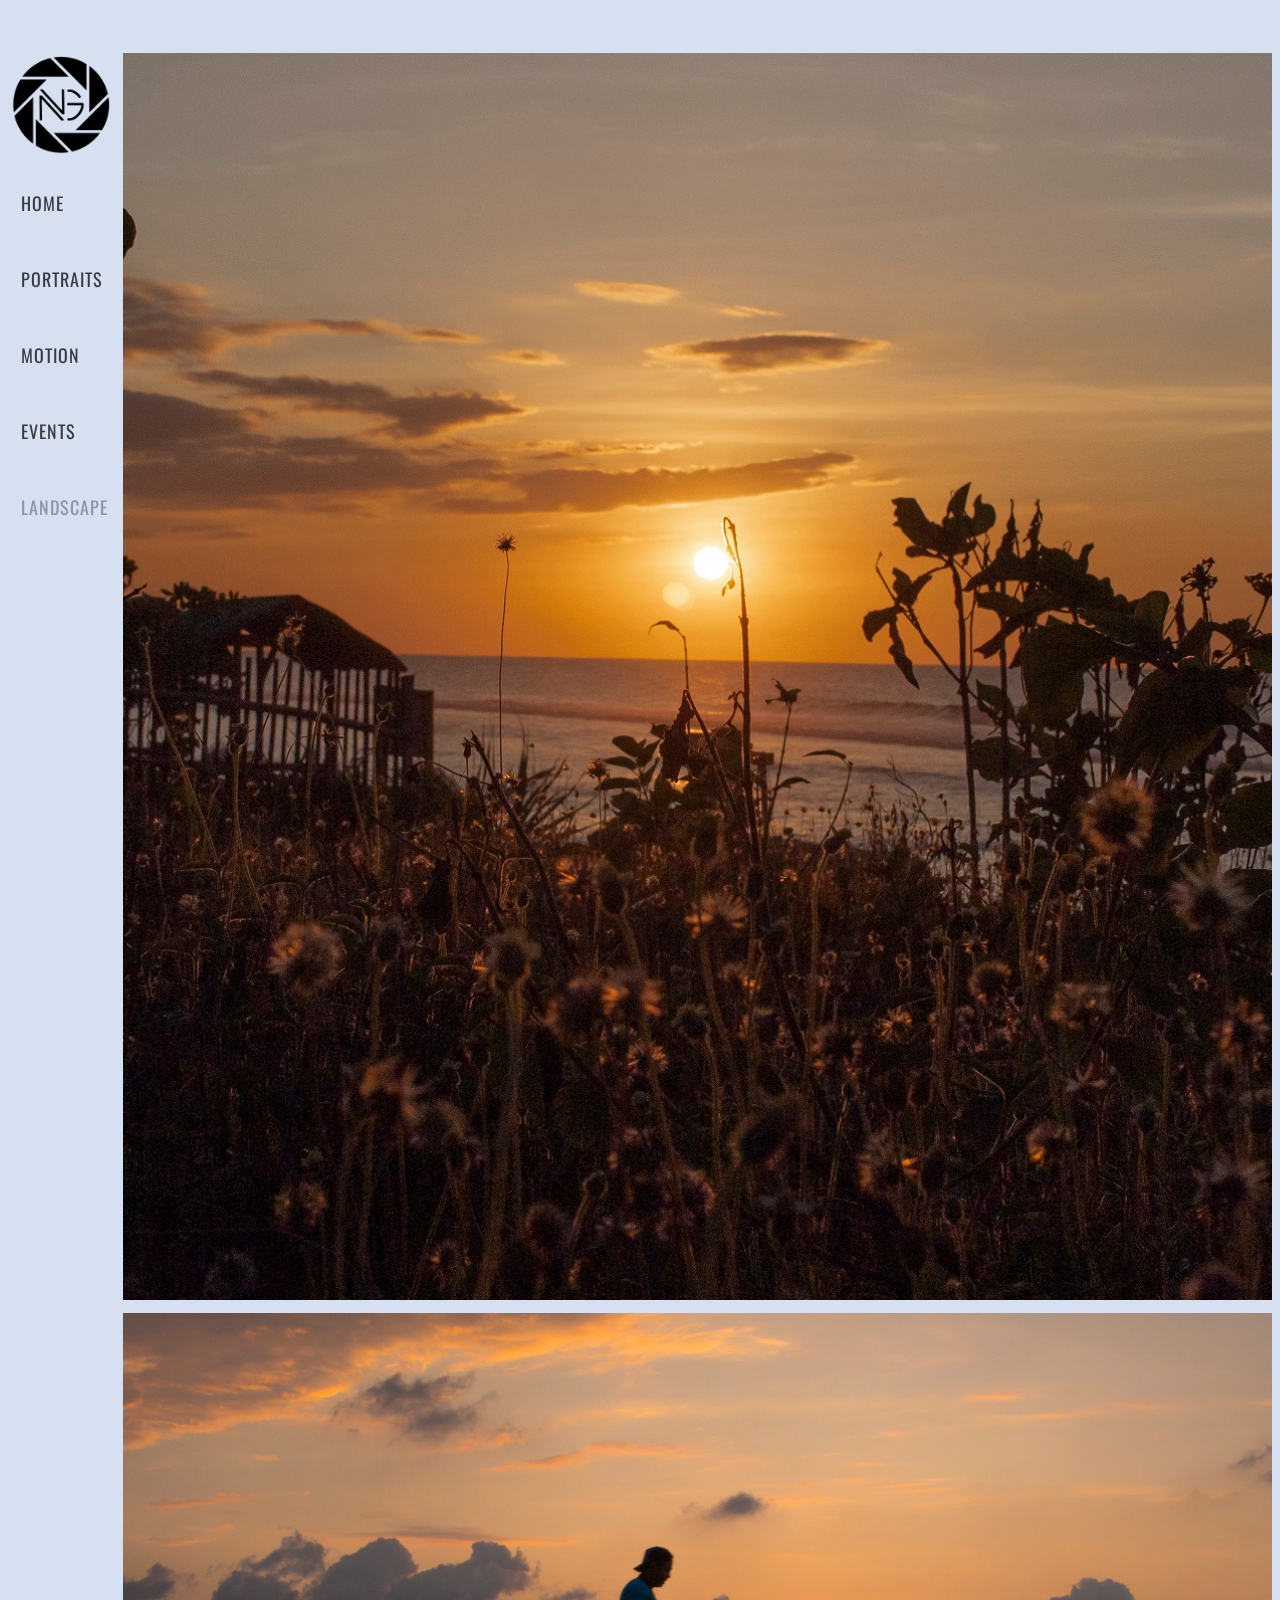
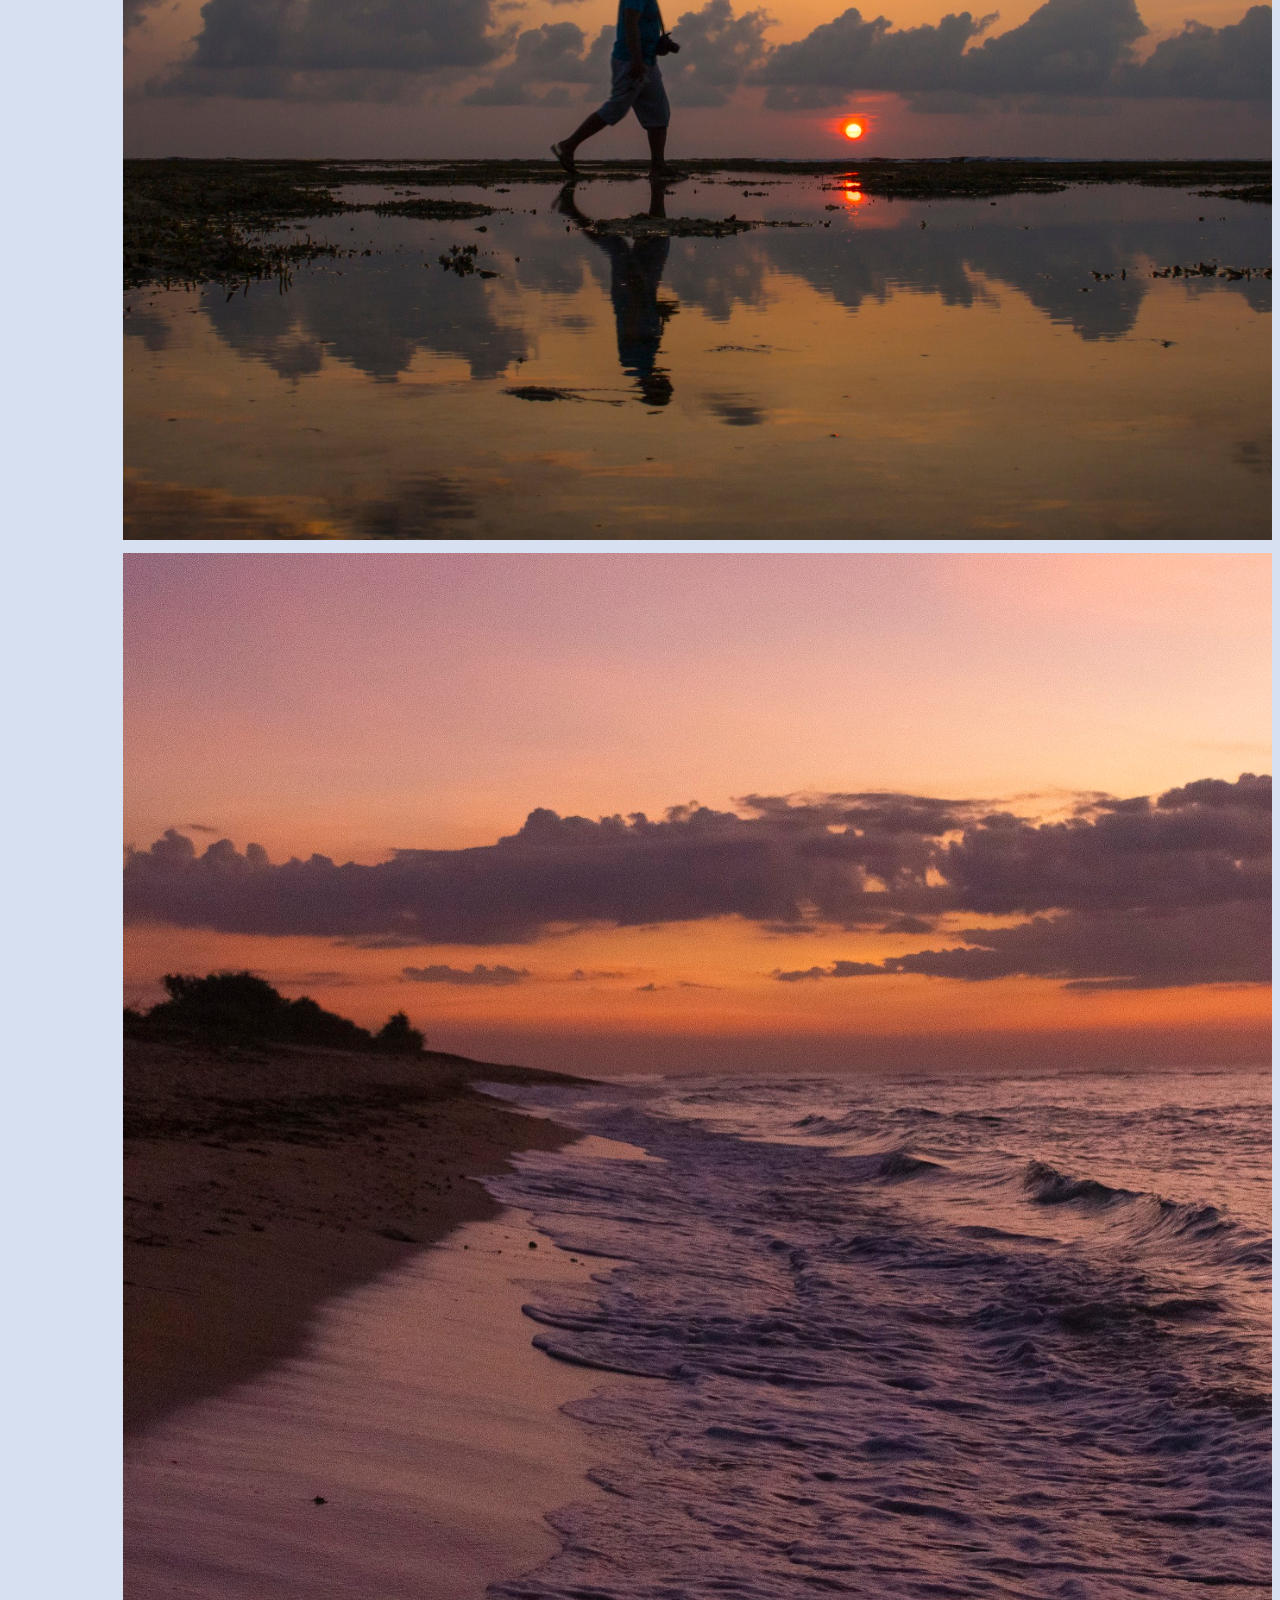
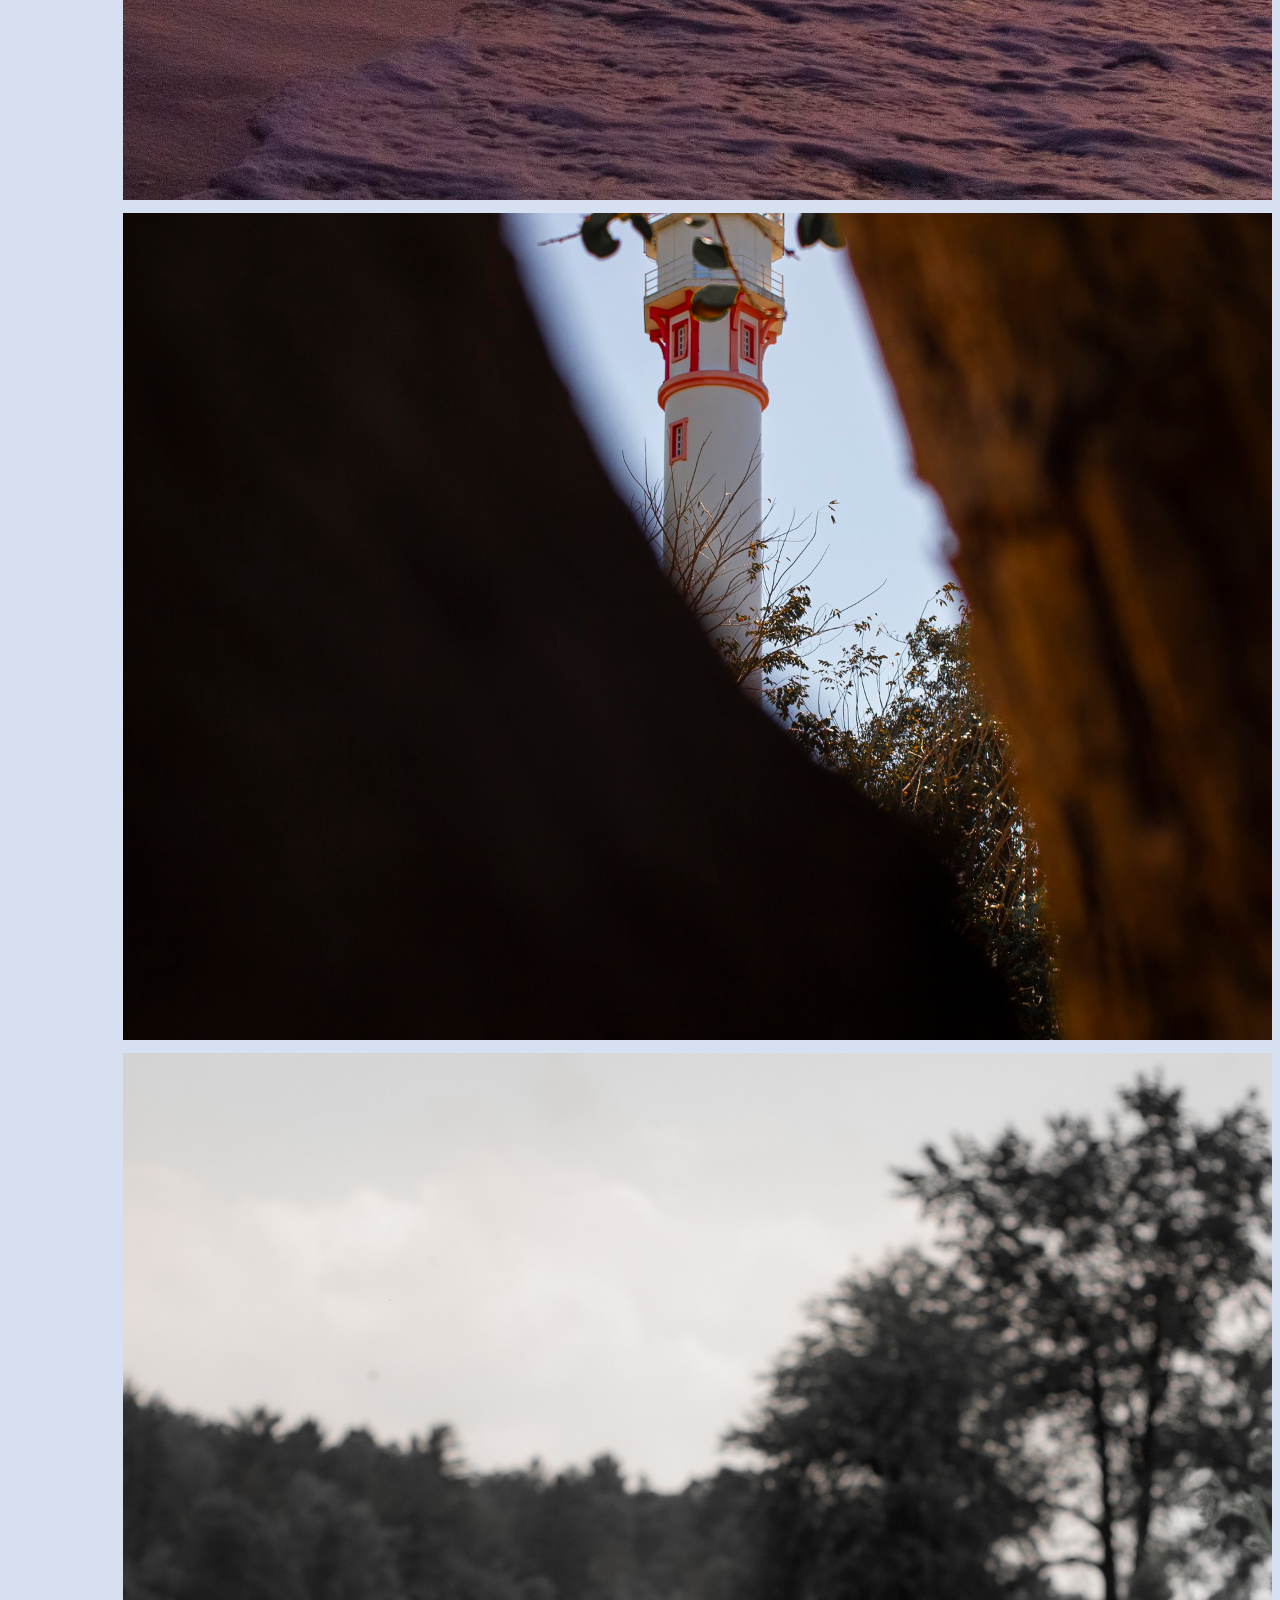
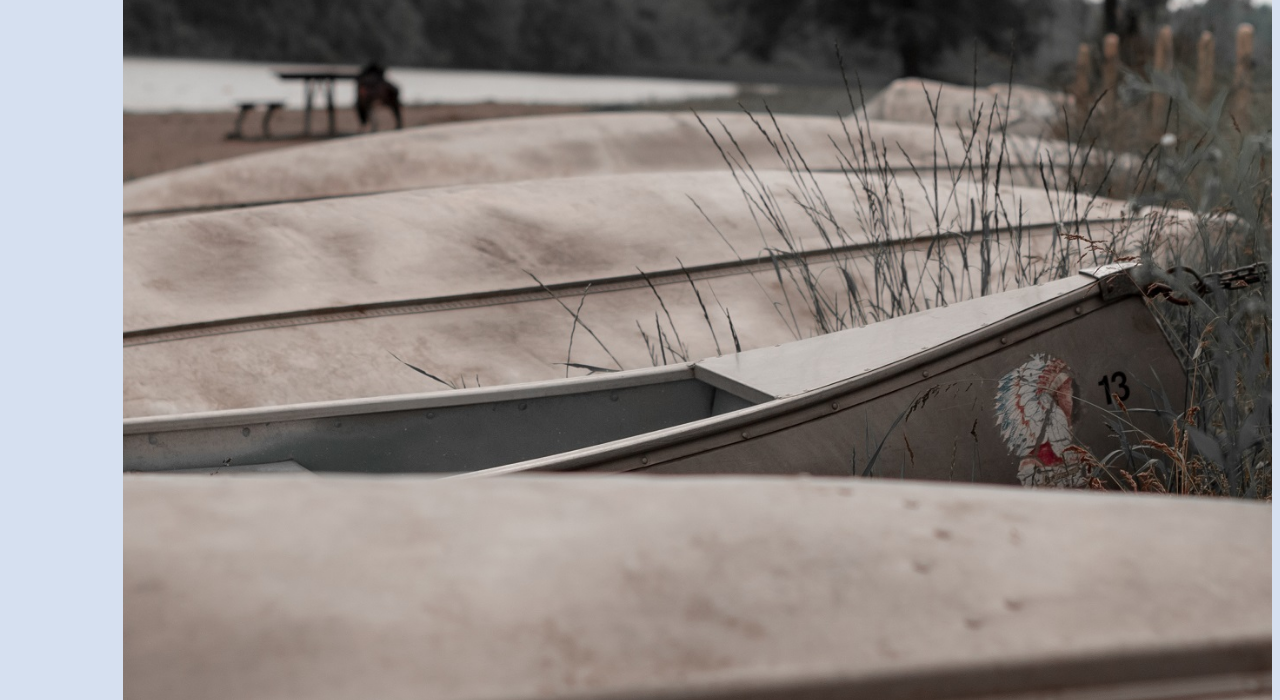
<file: landscape.html>
<!DOCTYPE html>
<html lang="en">
  <head>
    <meta charset="UTF-8" />
    <meta name="viewport" content="width=device-width, initial-scale=1.0" />
    <title>Photography | NG</title>
    <link rel="stylesheet" href="css/landscape.css" />
  </head>
  <div class="logo-container" onclick="dropDown()"><div class="logo-image"><img src="images/Logos/ng_black_nobg.png" id="logo"></div></div>
    <div class="side-tab">
      <div class="photo-categories" id="dropDownMenu">
        <div class="tabs"><a id="home" href="index.html">HOME</a></div>
        <div class="tabs">
          <a id="portraits" href="photos.html">PORTRAITS</a>
        </div>
        <div class="tabs"><a id="motion" href="motion.html">MOTION</a></div>
        <div class="tabs"><a id="events" href="events.html">EVENTS</a></div>
        <div class="tabs">
          <a id="landscape" href="landscape.html">LANDSCAPE</a>
        </div>
      </div>
    </div>

    <div class="photo-containers">
      <div class="landscape-container w-6 h-6">
        <div class="gallery-item">
          <div class="image">
            <img src="images/Landscape/_MG_6745.jpg" />
          </div>
        </div>
      </div>
      
      <div class="landscape-container w-6 h-4">
        <div class="gallery-item">
          <div class="image">
            <img src="images/Landscape/050118_MG_2355.JPG" />
          </div>
        </div>
      </div>

      <div class="landscape-container w-6 h-6">
        <div class="gallery-item">
          <div class="image">
            <img src="images/Landscape/_MG_6840.jpg" />
          </div>
        </div>
      </div>

      <div class="landscape-container w-6 h-4">
        <div class="gallery-item">
          <div class="image">
            <img src="images/Landscape/_MG_7144.jpg" />
          </div>
        </div>
      </div>

      <div class="landscape-container w-6 h-6">
        <div class="gallery-item">
          <div class="image">
            <img src="images/Landscape/_MG_7436.jpg" />
          </div>
        </div>
      </div>

    </div>
    <script src="js/landscape.js"></script>
  </body>
  </html>
</file>
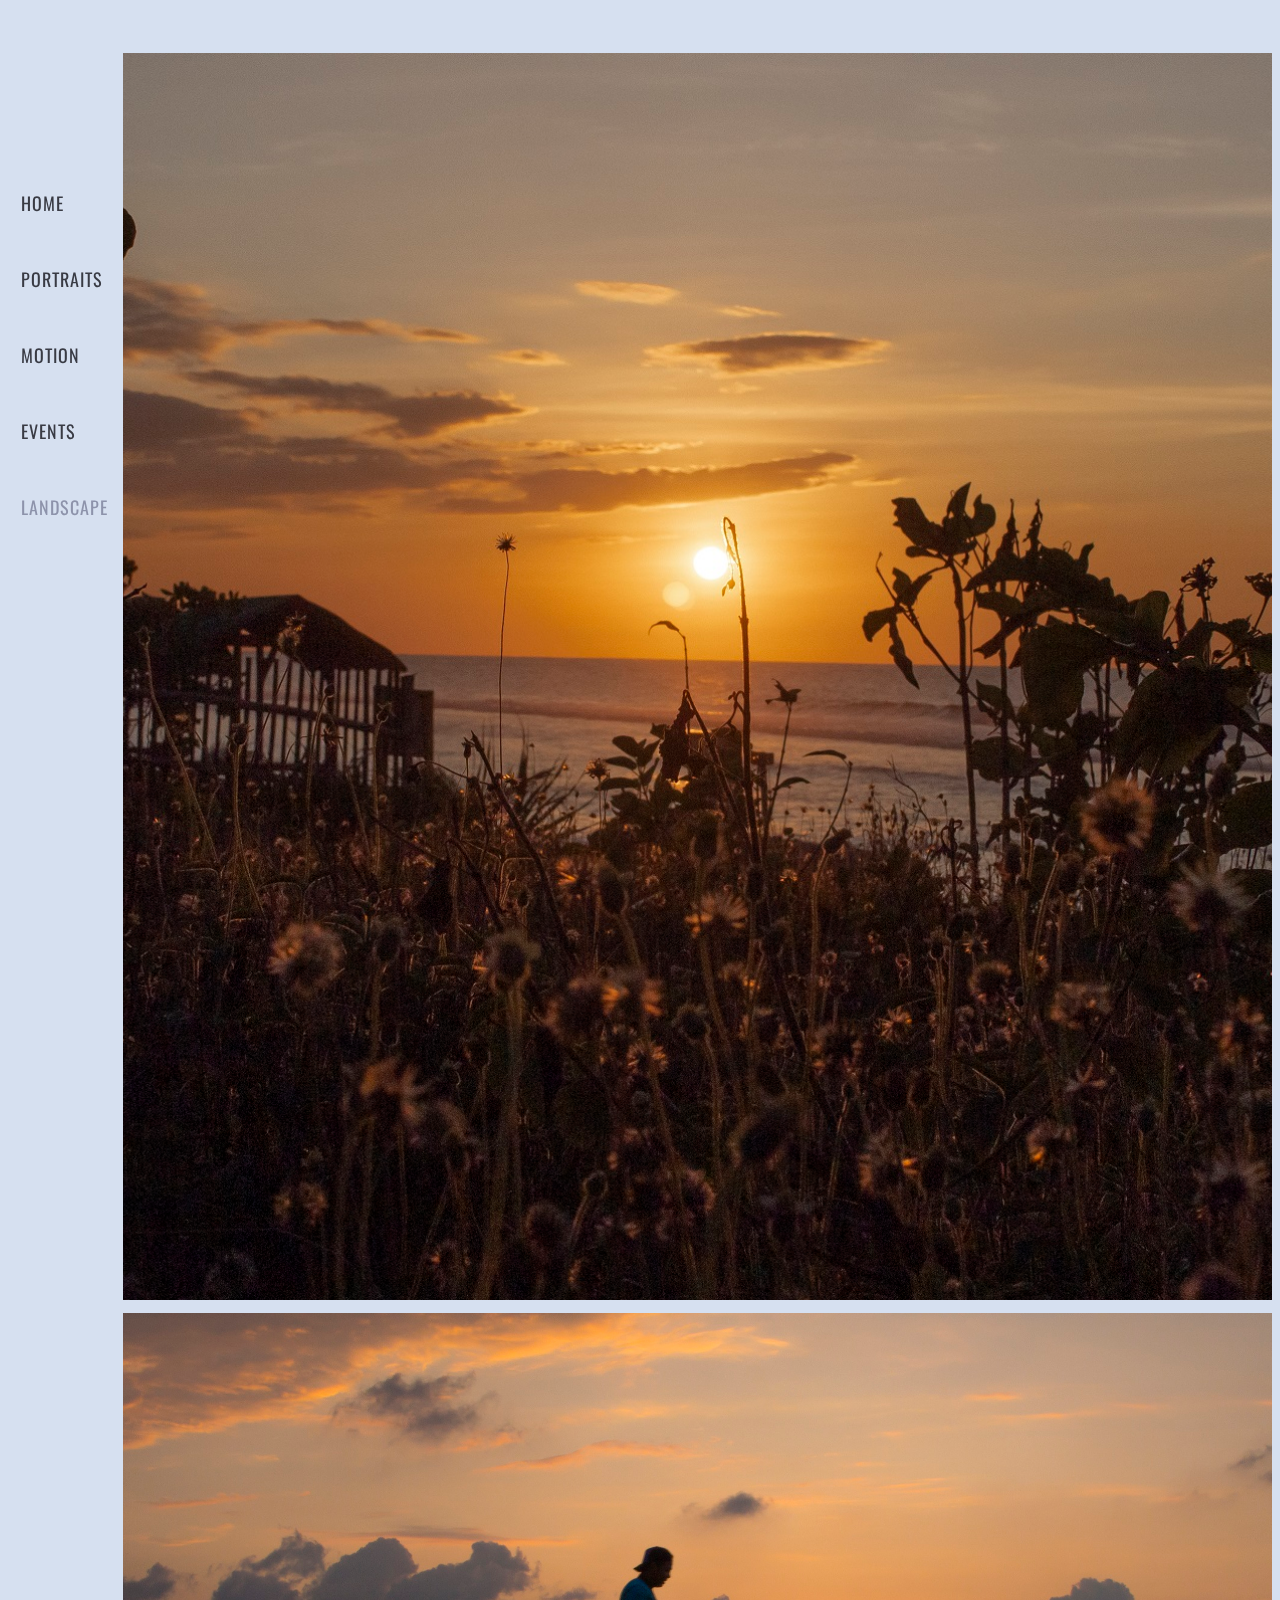
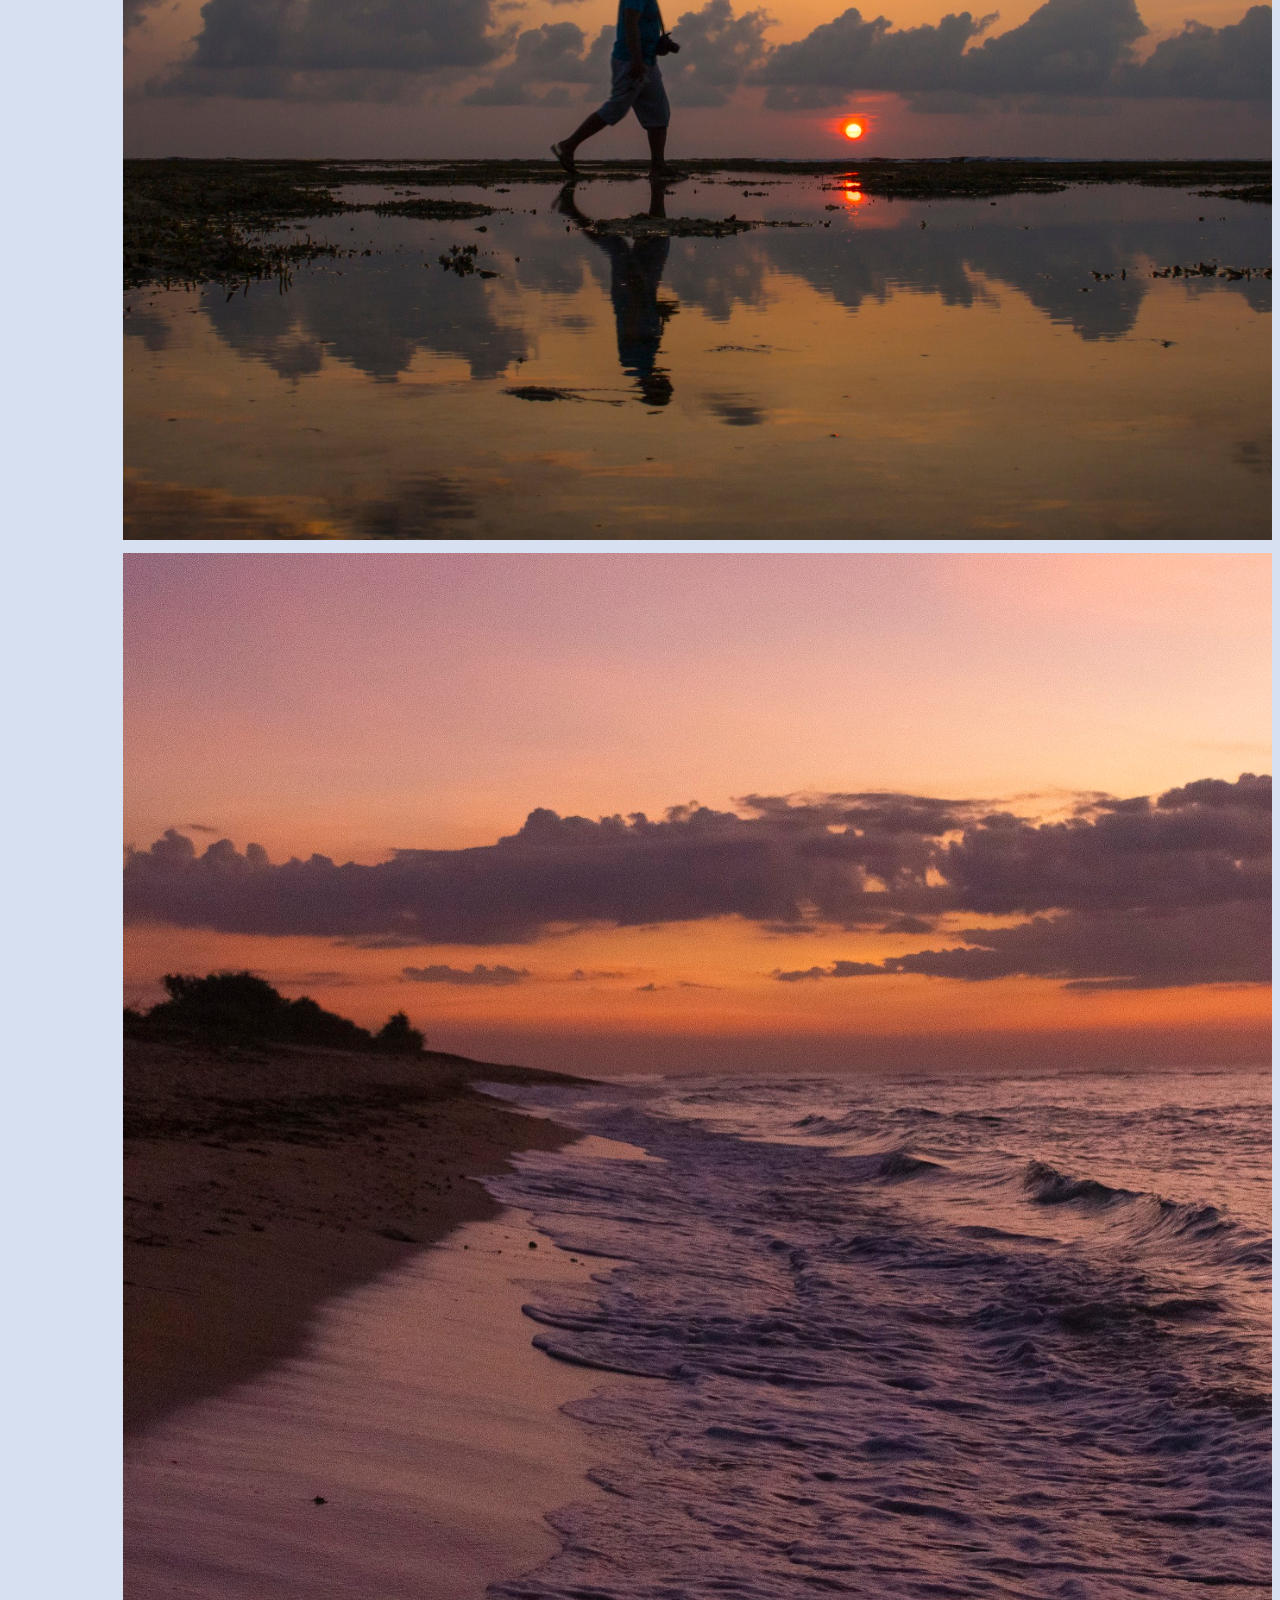
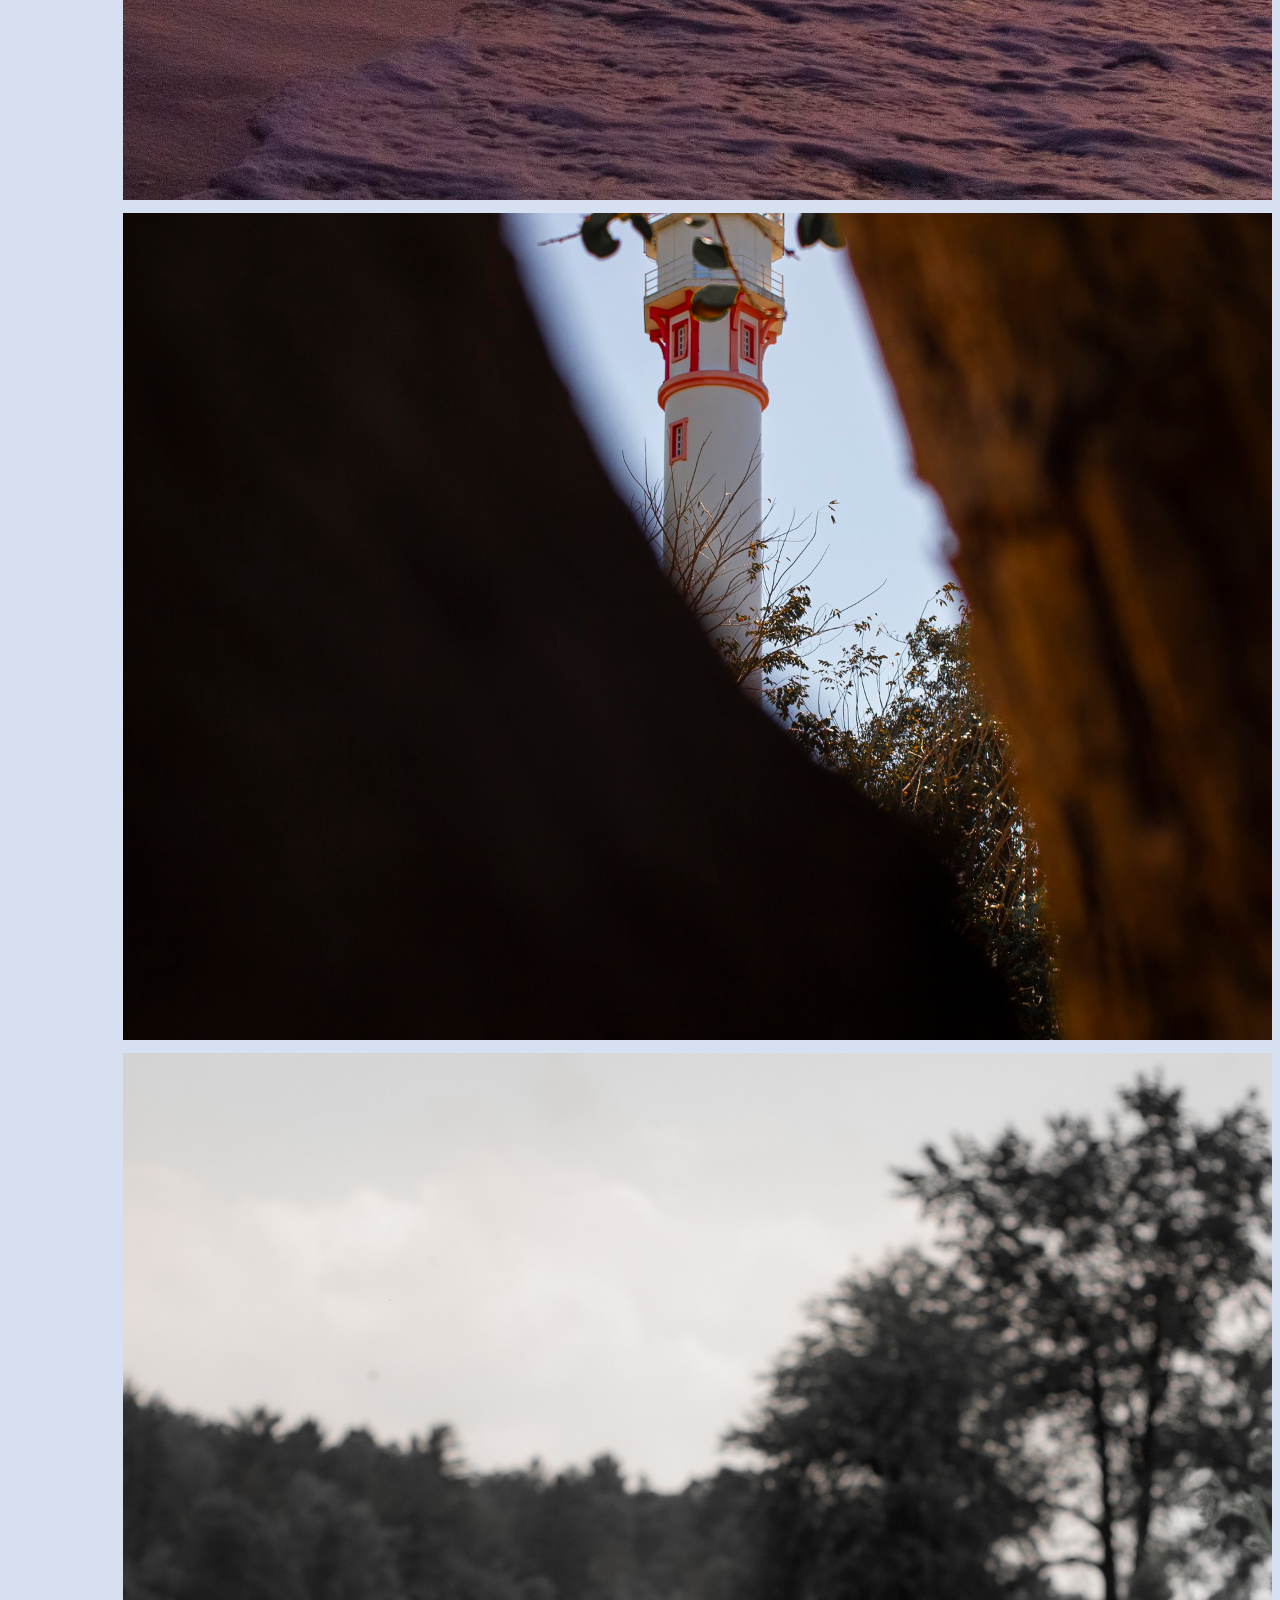
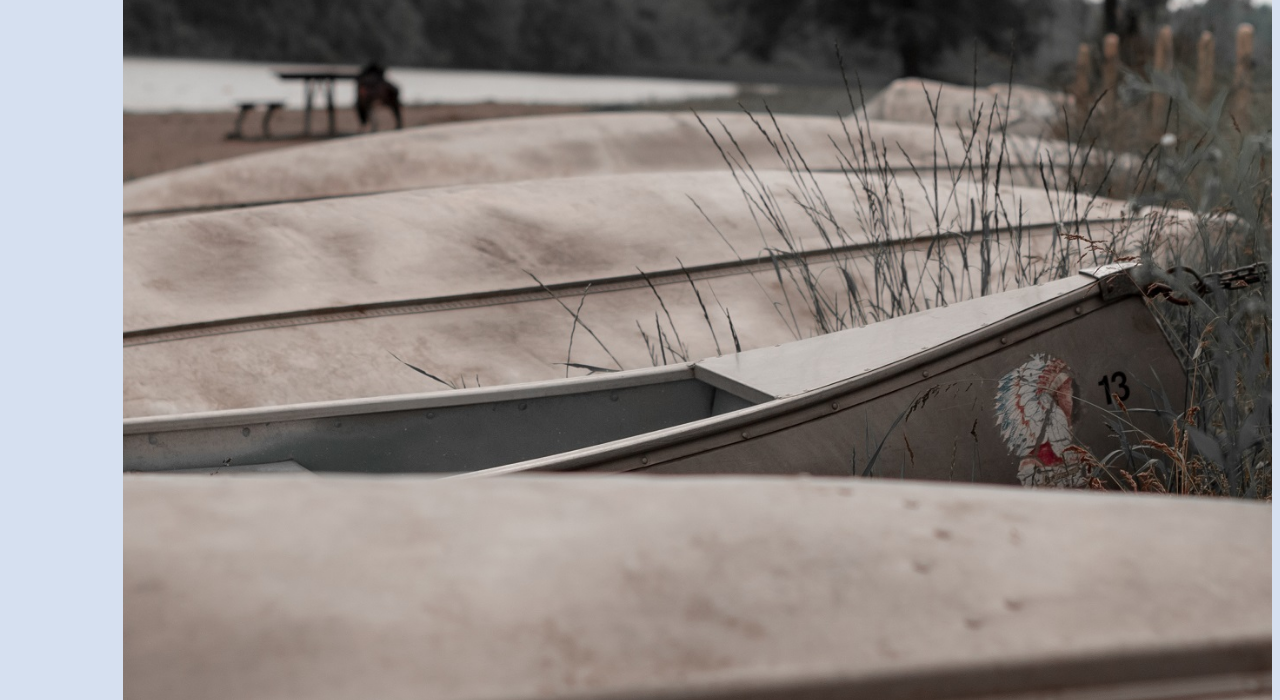
<file: html/landscape.html>
<!DOCTYPE html>
<html lang="en">
  <head>
    <meta charset="UTF-8" />
    <meta name="viewport" content="width=device-width, initial-scale=1.0" />
    <title>Photography | NG</title>
    <link rel="stylesheet" href="../css/landscape.css" />
  </head>
 
    <div class="side-tab">
      <div class="photo-categories">
        <div class="tabs"><a id="home" href="home.html">HOME</a></div>
        <div class="tabs">
          <a id="portraits" href="photos.html">PORTRAITS</a>
        </div>
        <div class="tabs"><a id="motion" href="motion.html">MOTION</a></div>
        <div class="tabs"><a id="events" href="events.html">EVENTS</a></div>
        <div class="tabs">
          <a id="landscape" href="landscape.html">LANDSCAPE</a>
        </div>
      </div>
    </div>

    <div class="photo-containers">
      <div class="landscape-container w-6 h-6">
        <div class="gallery-item">
          <div class="image">
            <img src="../images/Landscape/_MG_6745.jpg" />
          </div>
        </div>
      </div>
      
      <div class="landscape-container w-6 h-4">
        <div class="gallery-item">
          <div class="image">
            <img src="../images/Landscape/050118_MG_2355.JPG" />
          </div>
        </div>
      </div>

      <div class="landscape-container w-6 h-6">
        <div class="gallery-item">
          <div class="image">
            <img src="../images/Landscape/_MG_6840.jpg" />
          </div>
        </div>
      </div>

      <div class="landscape-container w-6 h-4">
        <div class="gallery-item">
          <div class="image">
            <img src="../images/Landscape/_MG_7144.jpg" />
          </div>
        </div>
      </div>

      <div class="landscape-container w-6 h-6">
        <div class="gallery-item">
          <div class="image">
            <img src="../images/Landscape/_MG_7436.jpg" />
          </div>
        </div>
      </div>

    </div>
    <script src="../js/landscape.js"></script>
  </body>
  </html>
</file>
<file: css/landscape.css>
@import url("https://fonts.googleapis.com/css2?family=Oswald:wght@200;400;700&display=swap");

* {
  box-sizing: border-box;
}

body {
  margin: 0;
  padding: 0;
  background-color: #d6e0f0;
  font-family: "Oswald", sans-serif;
}

.side-tab {
  display: inline-block;
  position: fixed;
  top: 0;
  width: 5%;
}

.photo-categories {
  width: 100%;
  margin: 50px 0;
  margin-left: 21px;
  padding-right: 20px;
  margin-top: 190px;
}

.tabs {
  margin-bottom: 50px;
}

#landscape {
  color: #8d93ab;
}

a:link {
  color: #393b44;
  text-decoration: none;
  font-size: 18px;
  letter-spacing: 1px;
}

a:visited {
  color: #393b44;
}

a:hover {
  color: #8d93ab;
}

#logo {
  width: 110px;
  display: block;
  position: fixed;
  margin-left: 6px;
  margin-top: 50px;
}

.photo-containers {
  position: absolute;
  width: 90%;
  margin-left: 120px;
  margin-top: 50px;
  margin-bottom: 50px;
  display: grid;
  grid-template-columns: repeat(6, 1fr);
  grid-auto-rows: 100px 300px;
  grid-gap: 10px;
  grid-auto-flow: dense;
}

.gallery-item {
  width: 100%;
  height: 100%;
  position: relative;
}

.gallery-item .image {
  width: 100%;
  height: 100%;
  overflow: hidden;
  animation-name: fadeInUp;
  animation-duration: 800ms;
}

.gallery-item .image img {
  width: 100%;
  height: 100%;
  object-fit: cover;
  object-position: 50% 50%;
  cursor: pointer;
  transition: 0.5s ease-in-out;
  margin: 3px;
}

.gallery-item:hover .image img {
  opacity: 0.9;
}

.w-1 {
  grid-column: span 1;
}

.w-2 {
  grid-column: span 2;
}

.w-3 {
  grid-column: span 3;
}

.w-4 {
  grid-column: span 4;
}

.w-5 {
  grid-column: span 5;
}

.w-6 {
  grid-column: span 6;
}

.h-1 {
  grid-row: span 1;
}

.h-2 {
  grid-row: span 2;
}

.h-3 {
  grid-row: span 3;
}

.h-4 {
  grid-row: span 4;
}

.h-5 {
  grid-row: span 5;
}

.h-6 {
  grid-row: span 6;
}

#lightbox {
  position: fixed;
  z-index: 1000;
  top: 0;
  width: 100%;
  height: 100%;
  background-color: rgba(0, 0, 0, 0.8);
  display: none;
}

#lightbox.active {
  display: flex;
  justify-content: center;
  align-items: center;
  animation-name: fadeIn;
  animation-duration: 300ms;
}

#lightbox img {
  max-width: 90%;
  max-height: 80%;
}

/* Media Queries */

@media screen and (max-width: 600px) {
  .photo-containers {
    grid-template-columns: 100%;
    margin: 0;
    margin-left: 1.6em;
    position: absolute;
  }

  .w-1 {
    grid-column: span 6;
  }

  .w-2 {
    grid-column: span 6;
  }

  .w-3 {
    grid-column: span 6;
  }

  .w-4 {
    grid-column: span 6;
  }

  .w-5 {
    grid-column: span 6;
  }

  .w-6 {
    grid-column: span 6;
  }

  .h-1 {
    grid-row: span 3;
  }

  .h-2 {
    grid-row: span 3;
  }

  .h-3 {
    grid-row: span 3;
  }

  .h-4 {
    grid-row: span 3;
  }

  .h-5 {
    grid-row: span 3;
  }

  .h-6 {
    grid-row: span 3;
  }

  .side-tab {
    width: 100%;
    display: flex;
    position: static;
  }

  .photo-categories {
    display: none;
    flex-direction: column;
    margin-top: 0;
    margin-bottom: 0;
  }

  .show {
    display: flex;
    animation: growDown 400ms ease forwards;
    transform-origin: top center;
  }

  .tabs {
    margin: 10px;
    text-align: center;
  }

  #logo {
    width: 110px;
    position: relative;
    margin: auto;
  }

  .logo-container {
    display: flex;
    position: relative;
    justify-content: center;
    align-items: center;
    margin: 0 auto;
    width: 100%;
  }

  .logo-image {
    display: flex;
    position: relative;
    justify-content: center;
    align-items: center;
  }
}

@media screen and (max-width: 1024px) {
  .photo-containers {
    grid-template-columns: repeat(2, 1fr);
  }
}

@media screen and (max-width: 414px) {
  .photo-containers {
    padding-right: 1em;
  }
}

/* Animations */

@keyframes fadeIn {
  0%{
    opacity: 0;
  }

  100%{
    opacity: 1;
  }
}

@keyframes fadeInUp {
  0%{
    opacity: 0;
    transform: translateY(40px);
  }

  100%{
    opacity: 1;
    transform: translateY(0px);
  }
}

@keyframes growDown {
  0%{
  transform: scaleY(0);
  }

  100%{
    transform: scaleY(1);
  }
}
</file>
